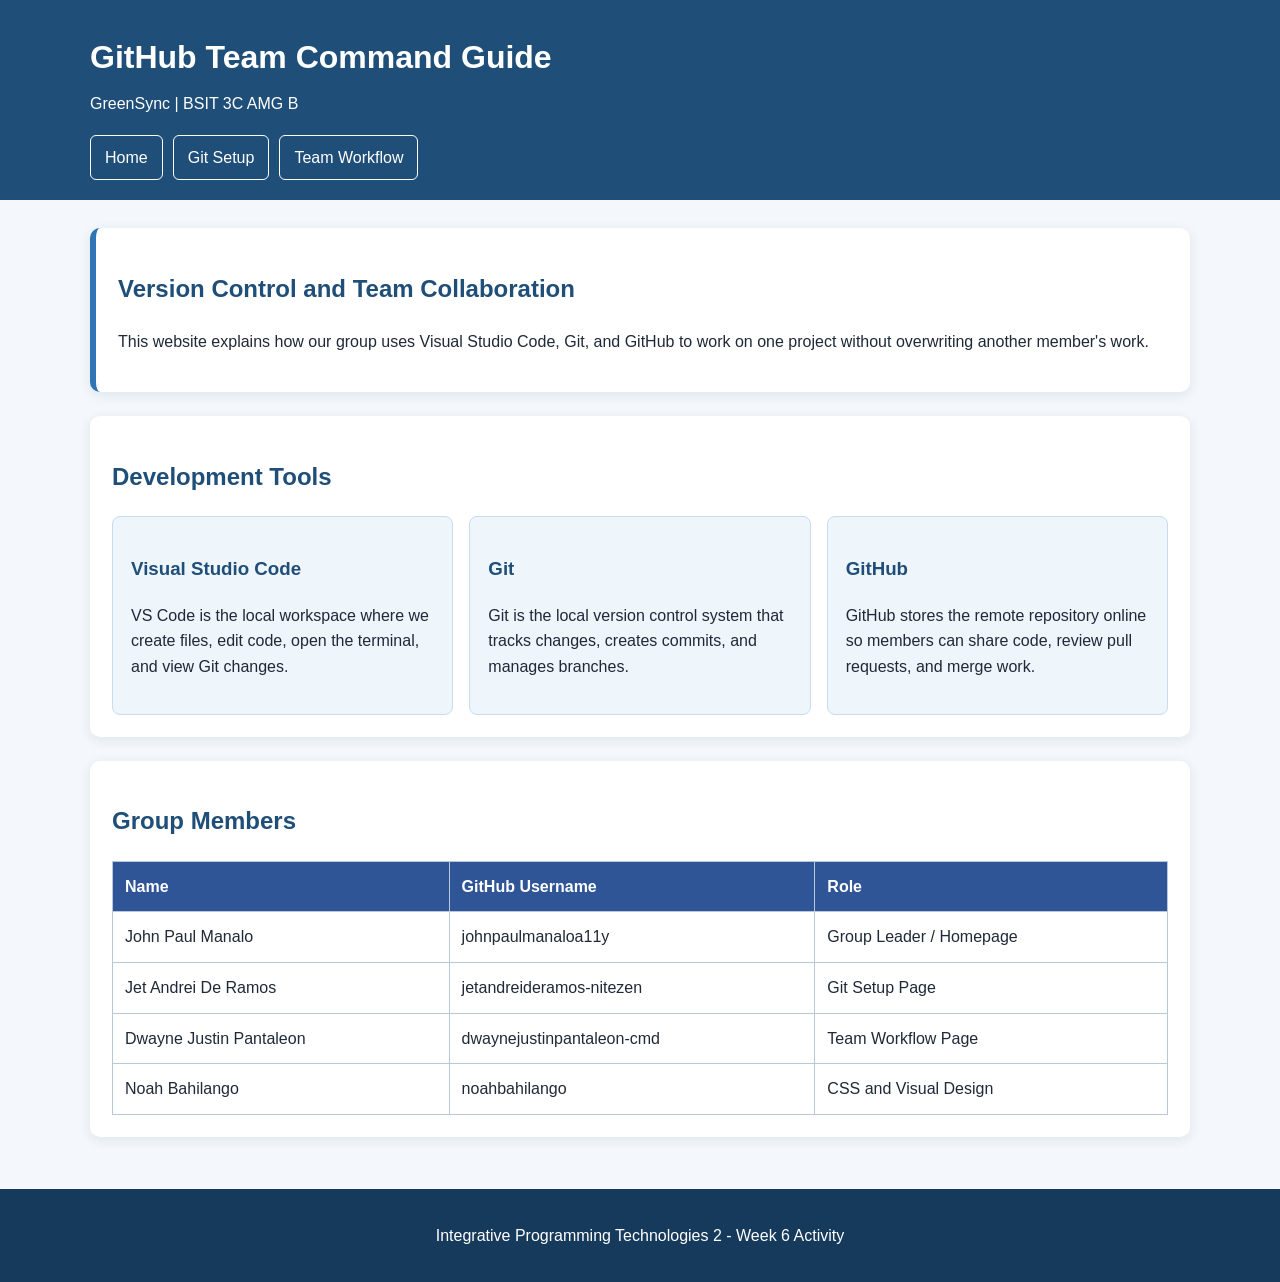
<file: index.html>
<!DOCTYPE html>
<html lang="en">
<head>
    <meta charset="UTF-8">
    <meta name="viewport" content="width=device-width, initial-scale=1.0">
    <title>GitHub Team Command Guide</title>
    <link rel="stylesheet" href="css/style.css">
</head>
<body>
    <header>
        <div class="container">
            <h1>GitHub Team Command Guide</h1>
            <p>GreenSync | BSIT 3C AMG B</p>
            <nav>
                <a href="index.html">Home</a>
                <a href="setup.html">Git Setup</a>
                <a href="workflow.html">Team Workflow</a>
            </nav>
        </div>
    </header>
    <main class="container">
        <section class="hero">
            <h2>Version Control and Team Collaboration</h2>
            <p>This website explains how our group uses Visual Studio Code, 
               Git, and GitHub to work on one project without overwriting 
               another member's work.</p>
        </section>
        <section>
            <h2>Development Tools</h2>
            <div class="card-grid">
                <article class="card">
                    <h3>Visual Studio Code</h3>
                    <p>VS Code is the local workspace where we create files, 
                       edit code, open the terminal, and view Git changes.</p>
                </article>
                <article class="card">
                    <h3>Git</h3>
                    <p>Git is the local version control system that tracks 
                       changes, creates commits, and manages branches.</p>
                </article>
                <article class="card">
                    <h3>GitHub</h3>
                    <p>GitHub stores the remote repository online so members 
                       can share code, review pull requests, and merge work.</p>
                </article>
            </div>
        </section>
        <section>
            <h2>Group Members</h2>
            <div class="table-wrap">
                <table>
                    <thead>
                        <tr><th>Name</th><th>GitHub Username</th><th>Role</th></tr>
                    </thead>
                    <tbody>
                        <tr><td>John Paul Manalo</td><td>johnpaulmanaloa11y</td><td>Group Leader / Homepage</td></tr>
                        <tr><td>Jet Andrei De Ramos</td><td>jetandreideramos-nitezen</td><td>Git Setup Page</td></tr>
                        <tr><td>Dwayne Justin Pantaleon</td><td>dwaynejustinpantaleon-cmd</td><td>Team Workflow Page</td></tr>
                        <tr><td>Noah Bahilango</td><td>noahbahilango</td><td>CSS and Visual Design</td></tr>
                    </tbody>
                </table>
            </div>
        </section>
    </main>
    <footer><p>Integrative Programming Technologies 2 - Week 6 Activity</p></footer>
</body>
</html>
</file>
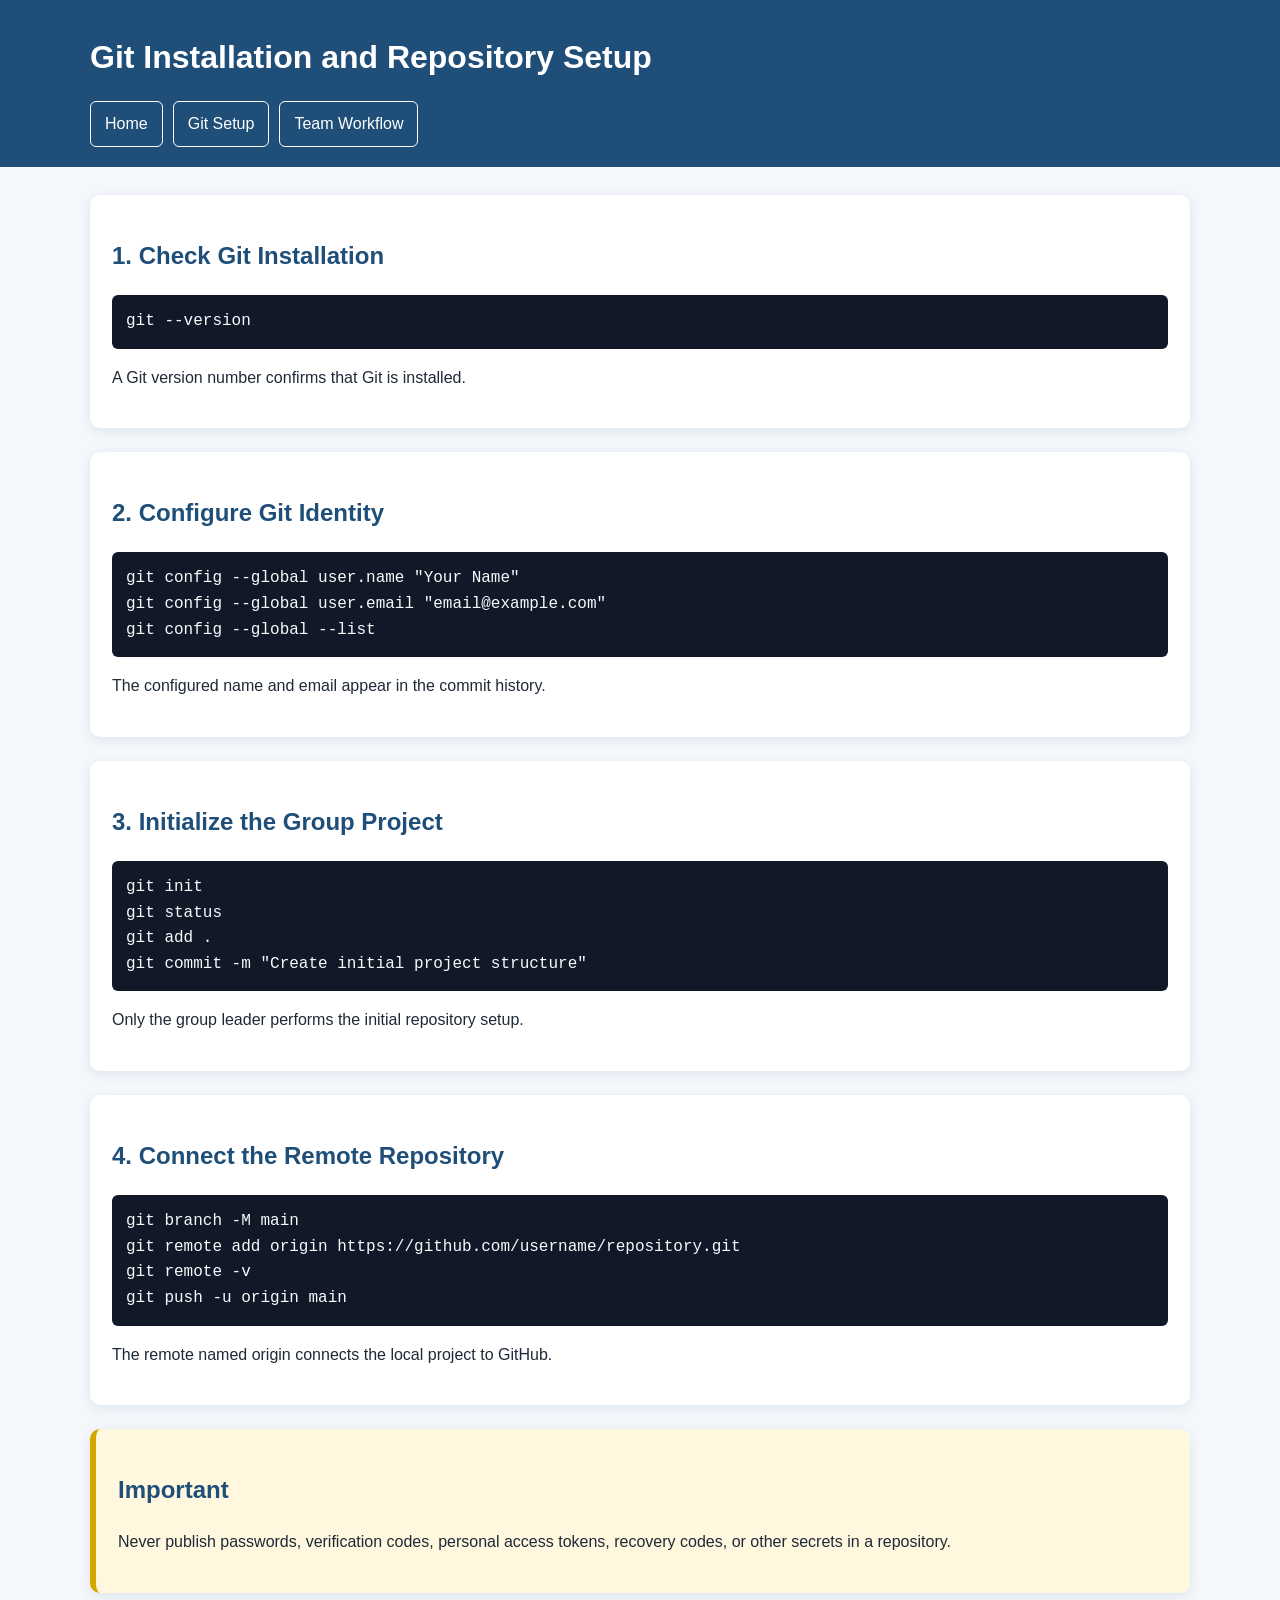
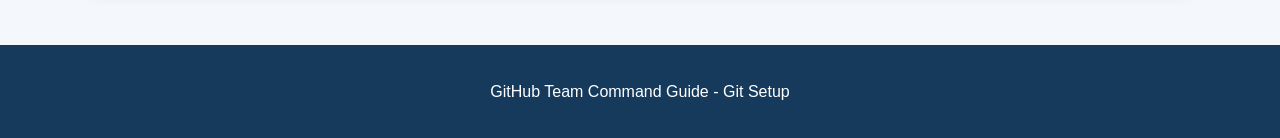
<file: setup.html>
<!DOCTYPE html>
<html lang="en">
<head>
    <meta charset="UTF-8">
    <meta name="viewport" content="width=device-width, initial-scale=1.0">
    <title>Git Setup | GitHub Team Command Guide</title>
    <link rel="stylesheet" href="css/style.css">
</head>
<body>
    <header>
        <div class="container">
            <h1>Git Installation and Repository Setup</h1>
            <nav>
                <a href="index.html">Home</a>
                <a href="setup.html">Git Setup</a>
                <a href="workflow.html">Team Workflow</a>
            </nav>
        </div>
    </header>

    <main class="container">
        <section>
            <h2>1. Check Git Installation</h2>
            <pre><code>git --version</code></pre>
            <p>A Git version number confirms that Git is installed.</p>
        </section>

        <section>
            <h2>2. Configure Git Identity</h2>
            <pre><code>git config --global user.name "Your Name"
git config --global user.email "email@example.com"
git config --global --list</code></pre>
            <p>The configured name and email appear in the commit history.</p>
        </section>

        <section>
            <h2>3. Initialize the Group Project</h2>
            <pre><code>git init
git status
git add .
git commit -m "Create initial project structure"</code></pre>
            <p>Only the group leader performs the initial repository setup.</p>
        </section>

        <section>
            <h2>4. Connect the Remote Repository</h2>
            <pre><code>git branch -M main
git remote add origin https://github.com/username/repository.git
git remote -v
git push -u origin main</code></pre>
            <p>The remote named origin connects the local project to GitHub.</p>
        </section>

        <section class="note">
            <h2>Important</h2>
            <p>Never publish passwords, verification codes, personal access
               tokens, recovery codes, or other secrets in a repository.</p>
        </section>
    </main>

    <footer>
        <p>GitHub Team Command Guide - Git Setup</p>
    </footer>
</body>
</html>
</file>
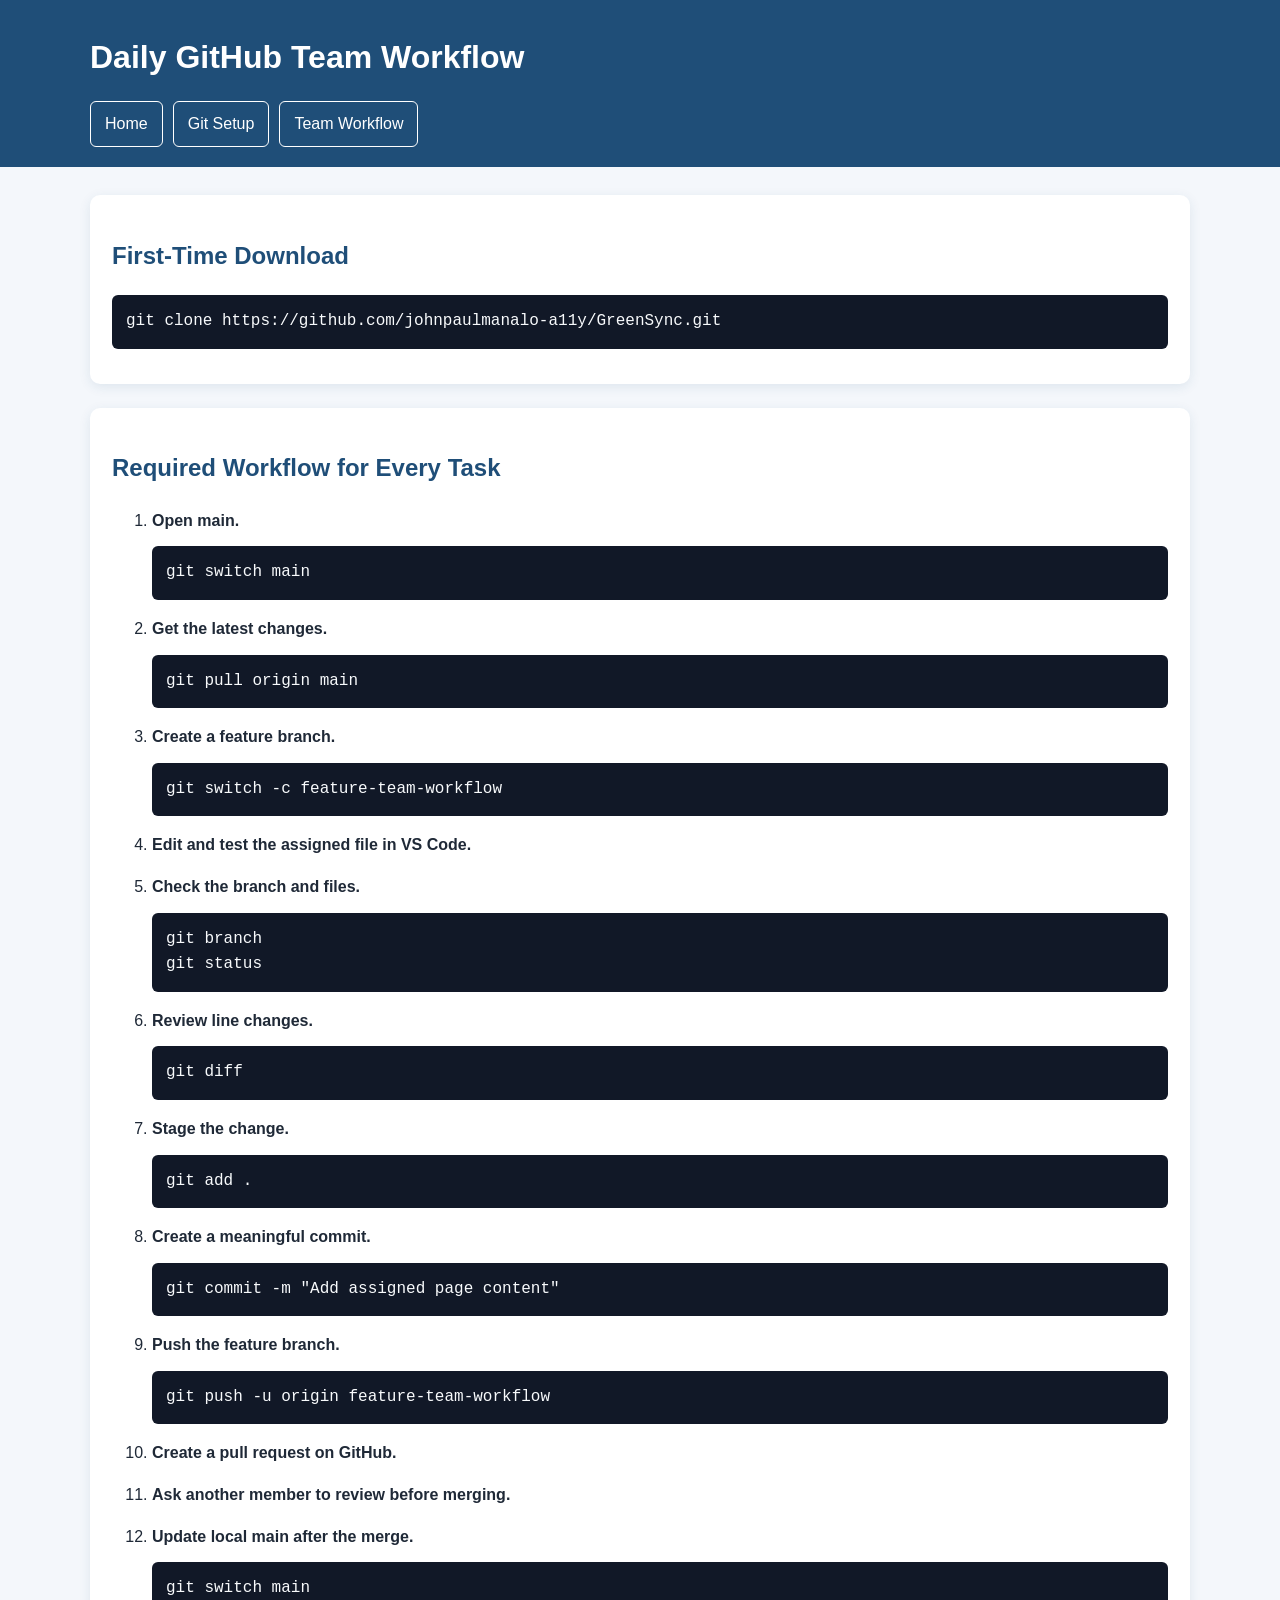
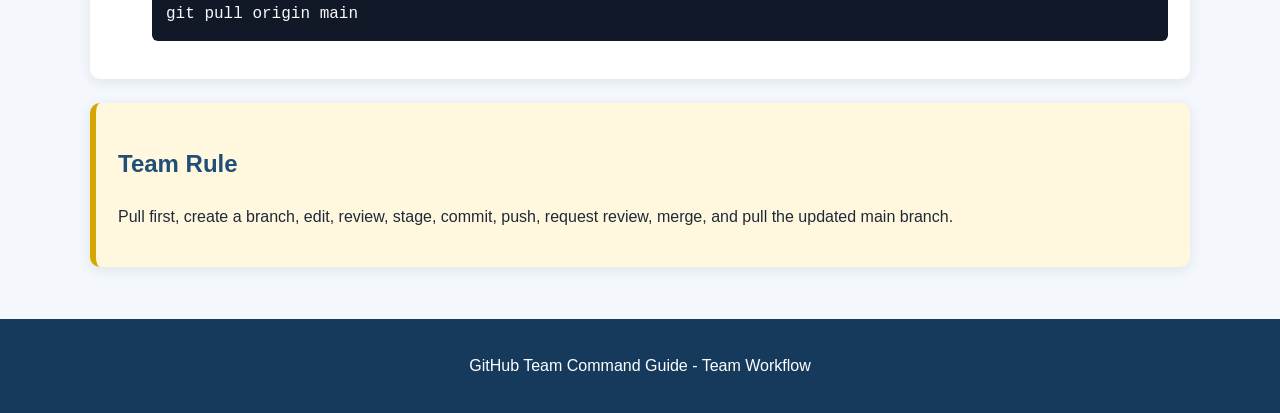
<file: workflow.html>
<!DOCTYPE html>
<html lang="en">
<head>
    <meta charset="UTF-8">
    <meta name="viewport" content="width=device-width, initial-scale=1.0">
    <title>Team Workflow | GitHub Team Command Guide</title>
    <link rel="stylesheet" href="css/style.css">
</head>
<body>
    <header>
        <div class="container">
            <h1>Daily GitHub Team Workflow</h1>
            <nav>
                <a href="index.html">Home</a>
                <a href="setup.html">Git Setup</a>
                <a href="workflow.html">Team Workflow</a>
            </nav>
        </div>
    </header>

    <main class="container">
        <section>
            <h2>First-Time Download</h2>
            <pre><code>git clone https://github.com/johnpaulmanalo-a11y/GreenSync.git</code></pre>
        </section>

        <section>
            <h2>Required Workflow for Every Task</h2>
            <ol class="workflow-steps">
                <li><strong>Open main.</strong><pre><code>git switch main</code></pre></li>
                <li><strong>Get the latest changes.</strong><pre><code>git pull origin main</code></pre></li>
                <li><strong>Create a feature branch.</strong><pre><code>git switch -c feature-team-workflow</code></pre></li>
                <li><strong>Edit and test the assigned file in VS Code.</strong></li>
                <li><strong>Check the branch and files.</strong><pre><code>git branch
git status</code></pre></li>
                <li><strong>Review line changes.</strong><pre><code>git diff</code></pre></li>
                <li><strong>Stage the change.</strong><pre><code>git add .</code></pre></li>
                <li><strong>Create a meaningful commit.</strong><pre><code>git commit -m "Add assigned page content"</code></pre></li>
                <li><strong>Push the feature branch.</strong><pre><code>git push -u origin feature-team-workflow</code></pre></li>
                <li><strong>Create a pull request on GitHub.</strong></li>
                <li><strong>Ask another member to review before merging.</strong></li>
                <li><strong>Update local main after the merge.</strong><pre><code>git switch main
git pull origin main</code></pre></li>
            </ol>
        </section>

        <section class="note">
            <h2>Team Rule</h2>
            <p>Pull first, create a branch, edit, review, stage, commit, push,
               request review, merge, and pull the updated main branch.</p>
        </section>
    </main>

    <footer>
        <p>GitHub Team Command Guide - Team Workflow</p>
    </footer>
</body>
</html>
</file>
<file: css/style.css>
* {
    box-sizing: border-box;
}
body {
    margin: 0;
    font-family: Arial, Helvetica, sans-serif;
    line-height: 1.6;
    color: #1f2937;
    background: #f4f7fb;
}
.container {
    width: min(1100px, 92%);
    margin: 0 auto;
}
header {
    padding: 32px 0 20px;
    color: #ffffff;
    background: #1f4e78;
}
header h1,
header p {
    margin: 0 0 8px;
}
nav {
    display: flex;
    flex-wrap: wrap;
    gap: 10px;
    margin-top: 18px;
}
nav a {
    padding: 9px 14px;
    color: #ffffff;
    text-decoration: none;
    border: 1px solid #ffffff;
    border-radius: 6px;
}
nav a:hover {
    color: #1f4e78;
    background: #ffffff;
}
main {
    padding: 28px 0;
}
section {
    margin-bottom: 24px;
    padding: 22px;
    background: #ffffff;
    border-radius: 10px;
    box-shadow: 0 3px 12px rgba(31, 78, 120, 0.10);
}
h2,
h3 {
    color: #1f4e78;
}
.hero {
    border-left: 6px solid #2f75b5;
}
.card-grid {
    display: grid;
    grid-template-columns: repeat(3, 1fr);
    gap: 16px;
}
.card {
    padding: 18px;
    background: #eef5fb;
    border: 1px solid #c8dced;
    border-radius: 8px;
}
.table-wrap {
    overflow-x: auto;
}
table {
    width: 100%;
    border-collapse: collapse;
}
th,
td {
    padding: 12px;
    text-align: left;
    border: 1px solid #b8c7d9;
}
th {
    color: #ffffff;
    background: #2f5597;
}
pre {
    padding: 14px;
    overflow-x: auto;
    color: #f8fafc;
    background: #111827;
    border-radius: 6px;
}
code {
    font-family: Consolas, "Courier New", monospace;
}
.workflow-steps li {
    margin-bottom: 16px;
}
.note {
    background: #fff8df;
    border-left: 6px solid #d6a600;
}
footer {
    padding: 18px;
    color: #ffffff;
    text-align: center;
    background: #163a5c;
}
@media (max-width: 750px) {
    .card-grid {
        grid-template-columns: 1fr;
    }
    nav {
        flex-direction: column;
    }
    nav a {
        text-align: center;
    }
}
</file>
